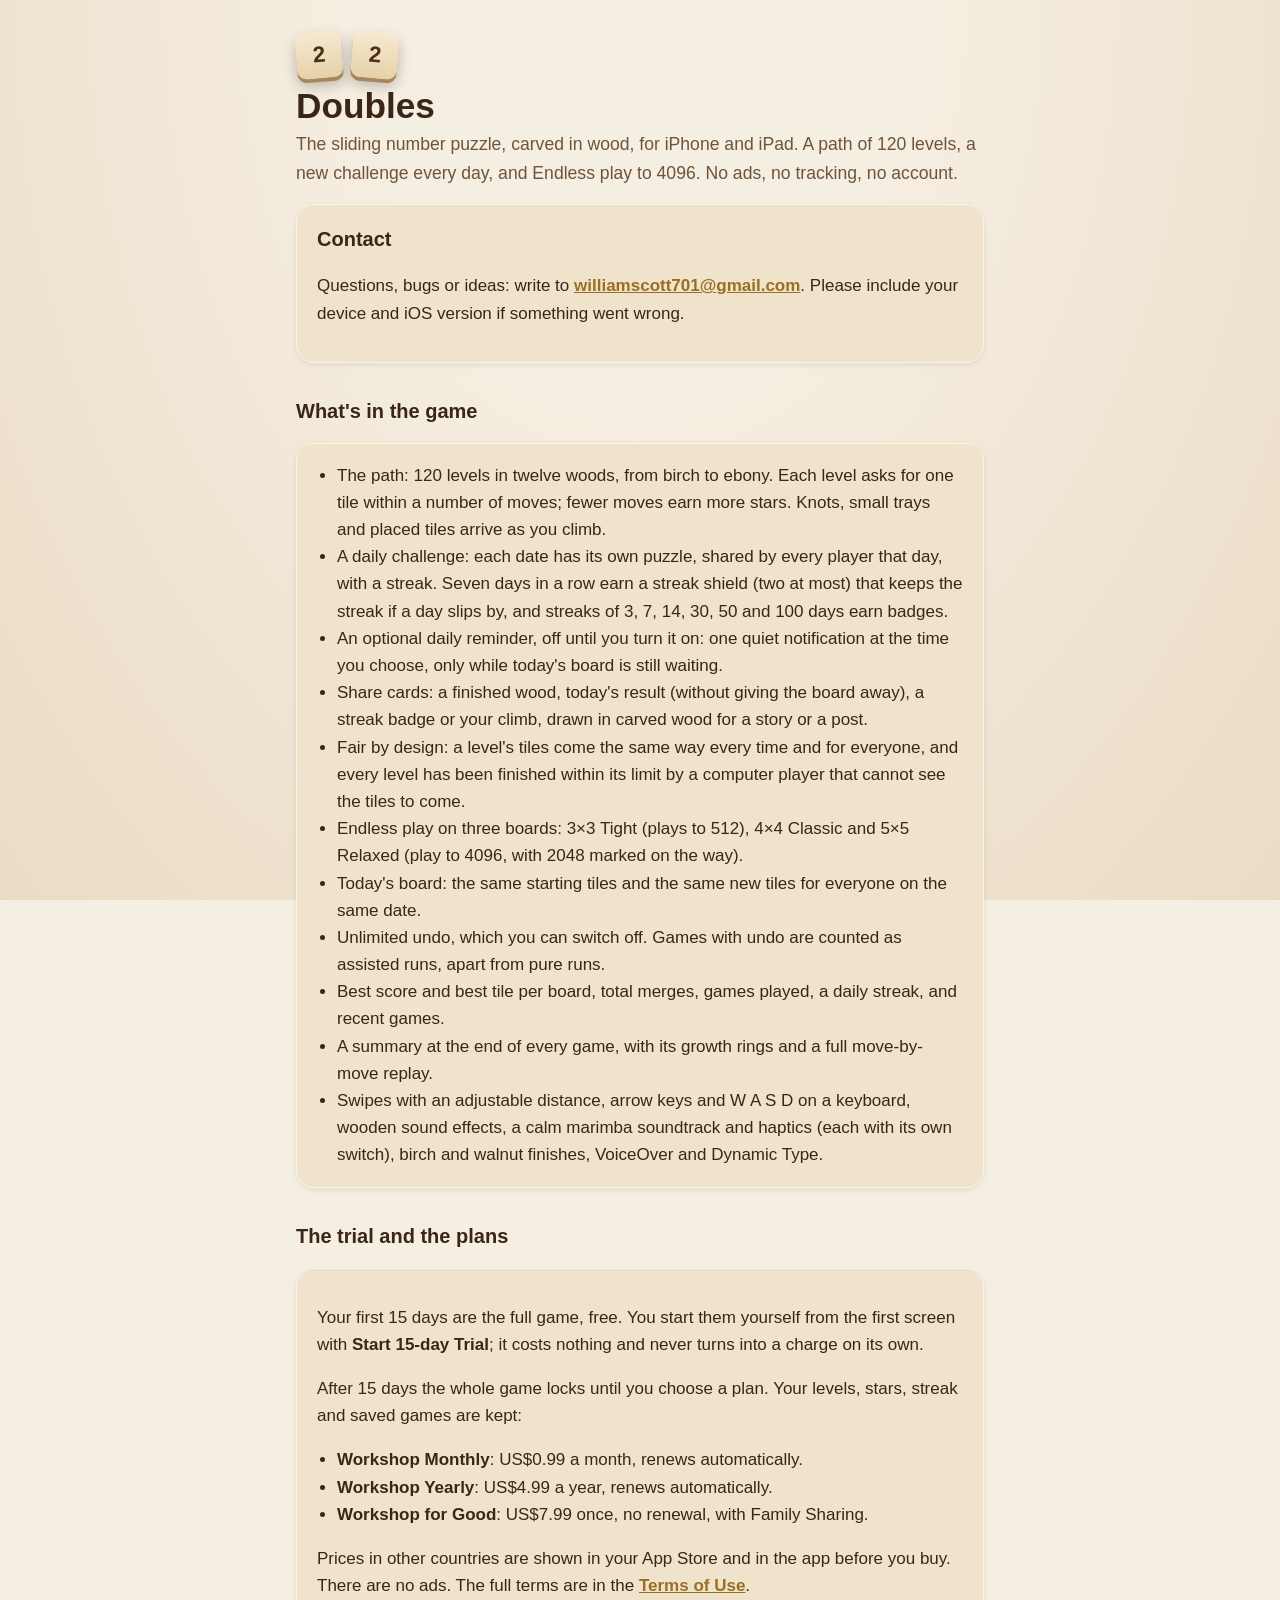
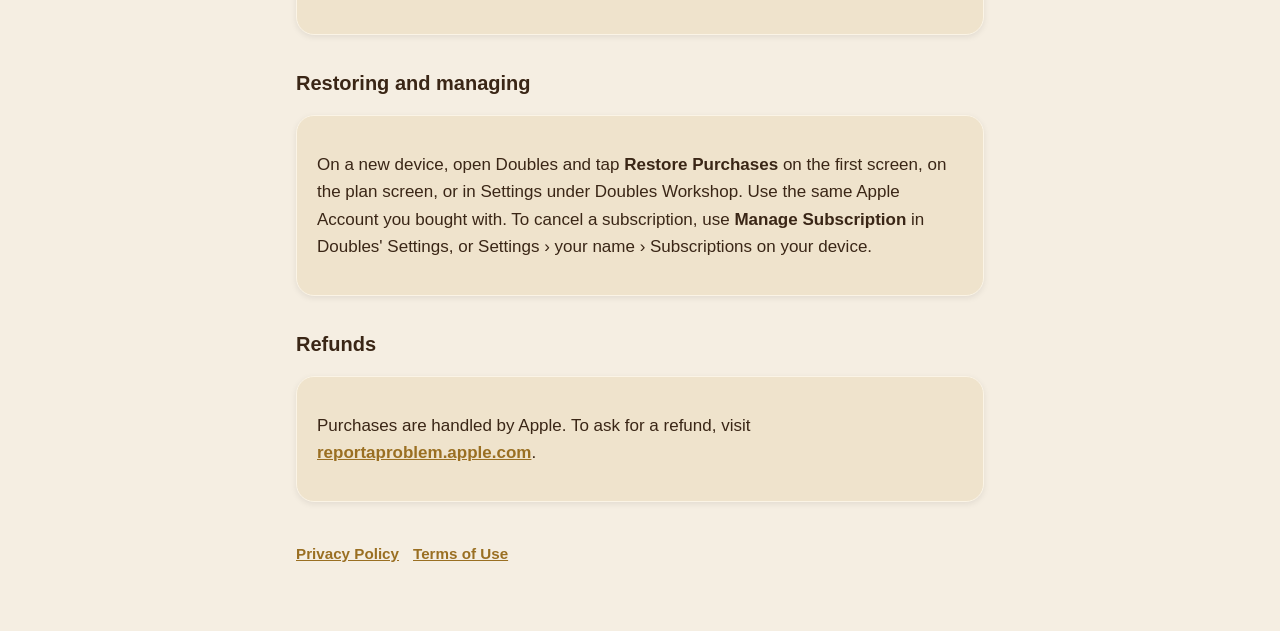
<file: index.html>
<!doctype html>
<html lang="en">
<head>
<meta charset="utf-8">
<meta name="viewport" content="width=device-width, initial-scale=1">
<title>Doubles: support</title>
<meta name="description" content="Support for Doubles, the carved-wood sliding number puzzle with 120 levels and a daily challenge, for iPhone and iPad.">
<link rel="stylesheet" href="style.css">
<meta name="apple-itunes-app" content="app-id=6821082577">
<meta property="og:title" content="Doubles: support">
<meta property="og:description" content="Support for Doubles, the carved-wood sliding number puzzle with 120 levels and a daily challenge, for iPhone and iPad.">
<meta property="og:type" content="website">
<meta property="og:url" content="https://williamscott701.github.io/doubles-support/">
</head>
<body>
<main>
  <div class="mark" aria-hidden="true"><span class="tile l">2</span><span class="tile r">2</span></div>
  <h1>Doubles</h1>
  <p class="lede">The sliding number puzzle, carved in wood, for iPhone and iPad. A path of 120 levels, a new challenge every day, and Endless play to 4096. No ads, no tracking, no account.</p>

  <div class="panel">
    <h2 style="margin-top:0">Contact</h2>
    <p>Questions, bugs or ideas: write to <a href="mailto:williamscott701@gmail.com?subject=Doubles">williamscott701@gmail.com</a>. Please include your device and iOS version if something went wrong.</p>
  </div>

  <h2>What's in the game</h2>
  <div class="panel">
    <ul>
      <li>The path: 120 levels in twelve woods, from birch to ebony. Each level asks for one tile within a number of moves; fewer moves earn more stars. Knots, small trays and placed tiles arrive as you climb.</li>
      <li>A daily challenge: each date has its own puzzle, shared by every player that day, with a streak. Seven days in a row earn a streak shield (two at most) that keeps the streak if a day slips by, and streaks of 3, 7, 14, 30, 50 and 100 days earn badges.</li>
      <li>An optional daily reminder, off until you turn it on: one quiet notification at the time you choose, only while today's board is still waiting.</li>
      <li>Share cards: a finished wood, today's result (without giving the board away), a streak badge or your climb, drawn in carved wood for a story or a post.</li>
      <li>Fair by design: a level's tiles come the same way every time and for everyone, and every level has been finished within its limit by a computer player that cannot see the tiles to come.</li>
      <li>Endless play on three boards: 3×3 Tight (plays to 512), 4×4 Classic and 5×5 Relaxed (play to 4096, with 2048 marked on the way).</li>
      <li>Today's board: the same starting tiles and the same new tiles for everyone on the same date.</li>
      <li>Unlimited undo, which you can switch off. Games with undo are counted as assisted runs, apart from pure runs.</li>
      <li>Best score and best tile per board, total merges, games played, a daily streak, and recent games.</li>
      <li>A summary at the end of every game, with its growth rings and a full move-by-move replay.</li>
      <li>Swipes with an adjustable distance, arrow keys and W A S D on a keyboard, wooden sound effects, a calm marimba soundtrack and haptics (each with its own switch), birch and walnut finishes, VoiceOver and Dynamic Type.</li>
    </ul>
  </div>

  <h2>The trial and the plans</h2>
  <div class="panel">
    <p>Your first 15 days are the full game, free. You start them yourself from the first screen with <strong>Start 15-day Trial</strong>; it costs nothing and never turns into a charge on its own.</p>
    <p>After 15 days the whole game locks until you choose a plan. Your levels, stars, streak and saved games are kept:</p>
    <ul>
      <li><strong>Workshop Monthly</strong>: US$0.99 a month, renews automatically.</li>
      <li><strong>Workshop Yearly</strong>: US$4.99 a year, renews automatically.</li>
      <li><strong>Workshop for Good</strong>: US$7.99 once, no renewal, with Family Sharing.</li>
    </ul>
    <p>Prices in other countries are shown in your App Store and in the app before you buy. There are no ads. The full terms are in the <a href="terms.html">Terms of Use</a>.</p>
  </div>

  <h2>Restoring and managing</h2>
  <div class="panel">
    <p>On a new device, open Doubles and tap <strong>Restore Purchases</strong> on the first screen, on the plan screen, or in Settings under Doubles Workshop. Use the same Apple Account you bought with. To cancel a subscription, use <strong>Manage Subscription</strong> in Doubles' Settings, or Settings &rsaquo; your name &rsaquo; Subscriptions on your device.</p>
  </div>

  <h2>Refunds</h2>
  <div class="panel">
    <p>Purchases are handled by Apple. To ask for a refund, visit <a href="https://reportaproblem.apple.com">reportaproblem.apple.com</a>.</p>
  </div>

  <nav><a href="privacy.html">Privacy Policy</a><a href="terms.html">Terms of Use</a></nav>
</main>
</body>
</html>
</file>
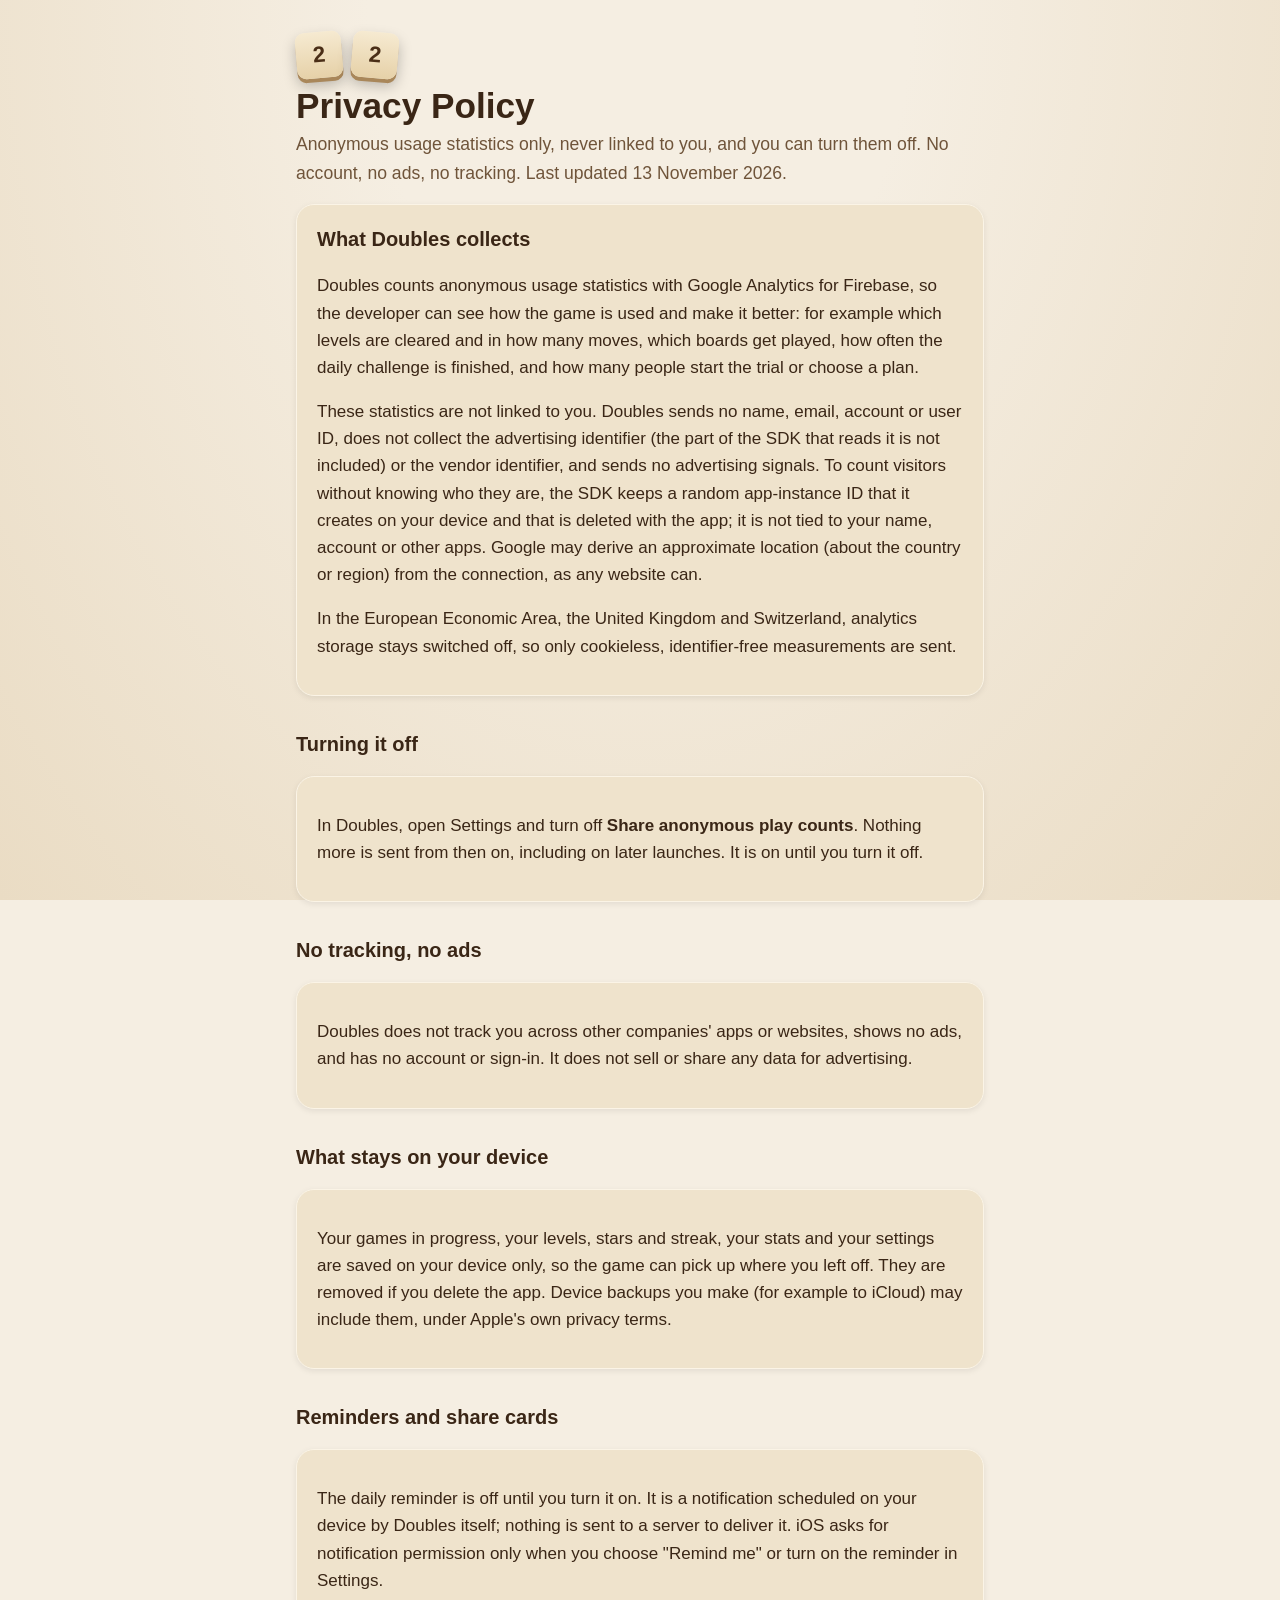
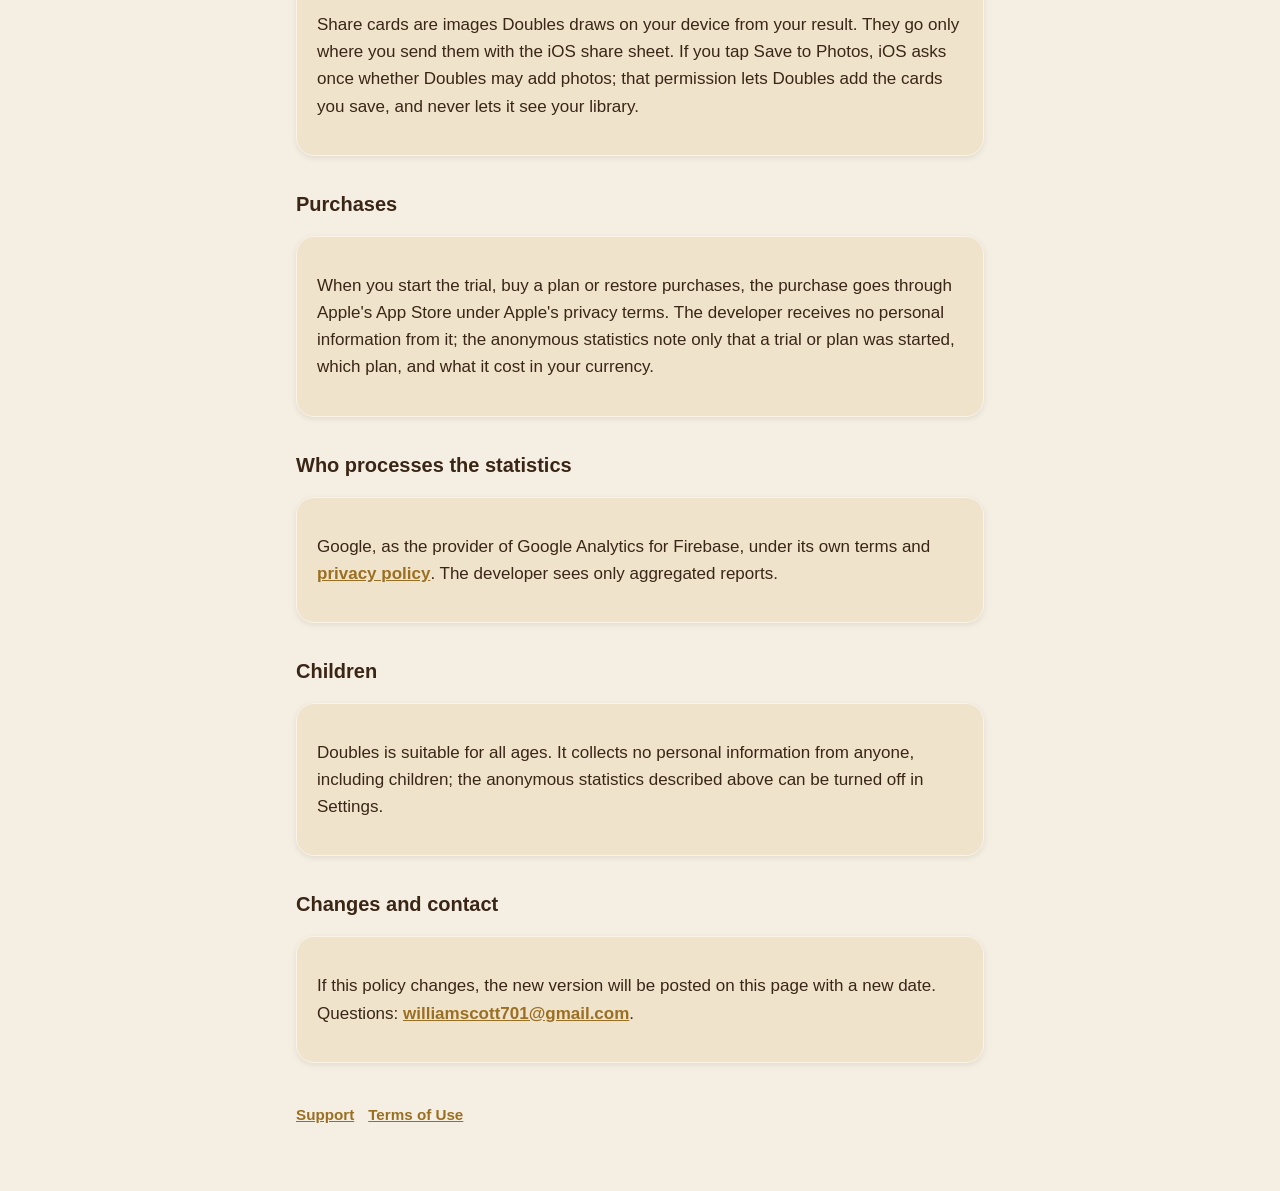
<file: privacy.html>
<!doctype html>
<html lang="en">
<head>
<meta charset="utf-8">
<meta name="viewport" content="width=device-width, initial-scale=1">
<title>Doubles: Privacy Policy</title>
<link rel="stylesheet" href="style.css">
<meta name="apple-itunes-app" content="app-id=6821082577">
<meta name="description" content="Anonymous usage statistics only, never linked to you, and you can turn them off. Last updated 13 November 2026.">
<meta property="og:title" content="Doubles: Privacy Policy">
<meta property="og:description" content="Anonymous usage statistics only, never linked to you, and you can turn them off. Last updated 13 November 2026.">
<meta property="og:type" content="website">
<meta property="og:url" content="https://williamscott701.github.io/doubles-support/privacy.html">
</head>
<body>
<main>
  <div class="mark" aria-hidden="true"><span class="tile l">2</span><span class="tile r">2</span></div>
  <h1>Privacy Policy</h1>
  <p class="lede">Anonymous usage statistics only, never linked to you, and you can turn them off. No account, no ads, no tracking. Last updated 13 November 2026.</p>

  <div class="panel">
    <h2 style="margin-top:0">What Doubles collects</h2>
    <p>Doubles counts anonymous usage statistics with Google Analytics for Firebase, so the developer can see how the game is used and make it better: for example which levels are cleared and in how many moves, which boards get played, how often the daily challenge is finished, and how many people start the trial or choose a plan.</p>
    <p>These statistics are not linked to you. Doubles sends no name, email, account or user ID, does not collect the advertising identifier (the part of the SDK that reads it is not included) or the vendor identifier, and sends no advertising signals. To count visitors without knowing who they are, the SDK keeps a random app-instance ID that it creates on your device and that is deleted with the app; it is not tied to your name, account or other apps. Google may derive an approximate location (about the country or region) from the connection, as any website can.</p>
    <p>In the European Economic Area, the United Kingdom and Switzerland, analytics storage stays switched off, so only cookieless, identifier-free measurements are sent.</p>
  </div>

  <h2>Turning it off</h2>
  <div class="panel">
    <p>In Doubles, open Settings and turn off <strong>Share anonymous play counts</strong>. Nothing more is sent from then on, including on later launches. It is on until you turn it off.</p>
  </div>

  <h2>No tracking, no ads</h2>
  <div class="panel">
    <p>Doubles does not track you across other companies' apps or websites, shows no ads, and has no account or sign-in. It does not sell or share any data for advertising.</p>
  </div>

  <h2>What stays on your device</h2>
  <div class="panel">
    <p>Your games in progress, your levels, stars and streak, your stats and your settings are saved on your device only, so the game can pick up where you left off. They are removed if you delete the app. Device backups you make (for example to iCloud) may include them, under Apple's own privacy terms.</p>
  </div>

  <h2>Reminders and share cards</h2>
  <div class="panel">
    <p>The daily reminder is off until you turn it on. It is a notification scheduled on your device by Doubles itself; nothing is sent to a server to deliver it. iOS asks for notification permission only when you choose "Remind me" or turn on the reminder in Settings.</p>
    <p>Share cards are images Doubles draws on your device from your result. They go only where you send them with the iOS share sheet. If you tap Save to Photos, iOS asks once whether Doubles may add photos; that permission lets Doubles add the cards you save, and never lets it see your library.</p>
  </div>

  <h2>Purchases</h2>
  <div class="panel">
    <p>When you start the trial, buy a plan or restore purchases, the purchase goes through Apple's App Store under Apple's privacy terms. The developer receives no personal information from it; the anonymous statistics note only that a trial or plan was started, which plan, and what it cost in your currency.</p>
  </div>

  <h2>Who processes the statistics</h2>
  <div class="panel">
    <p>Google, as the provider of Google Analytics for Firebase, under its own terms and <a href="https://policies.google.com/privacy">privacy policy</a>. The developer sees only aggregated reports.</p>
  </div>

  <h2>Children</h2>
  <div class="panel">
    <p>Doubles is suitable for all ages. It collects no personal information from anyone, including children; the anonymous statistics described above can be turned off in Settings.</p>
  </div>

  <h2>Changes and contact</h2>
  <div class="panel">
    <p>If this policy changes, the new version will be posted on this page with a new date. Questions: <a href="mailto:williamscott701@gmail.com?subject=Doubles%20privacy">williamscott701@gmail.com</a>.</p>
  </div>

  <nav><a href="index.html">Support</a><a href="terms.html">Terms of Use</a></nav>
</main>
</body>
</html>
</file>
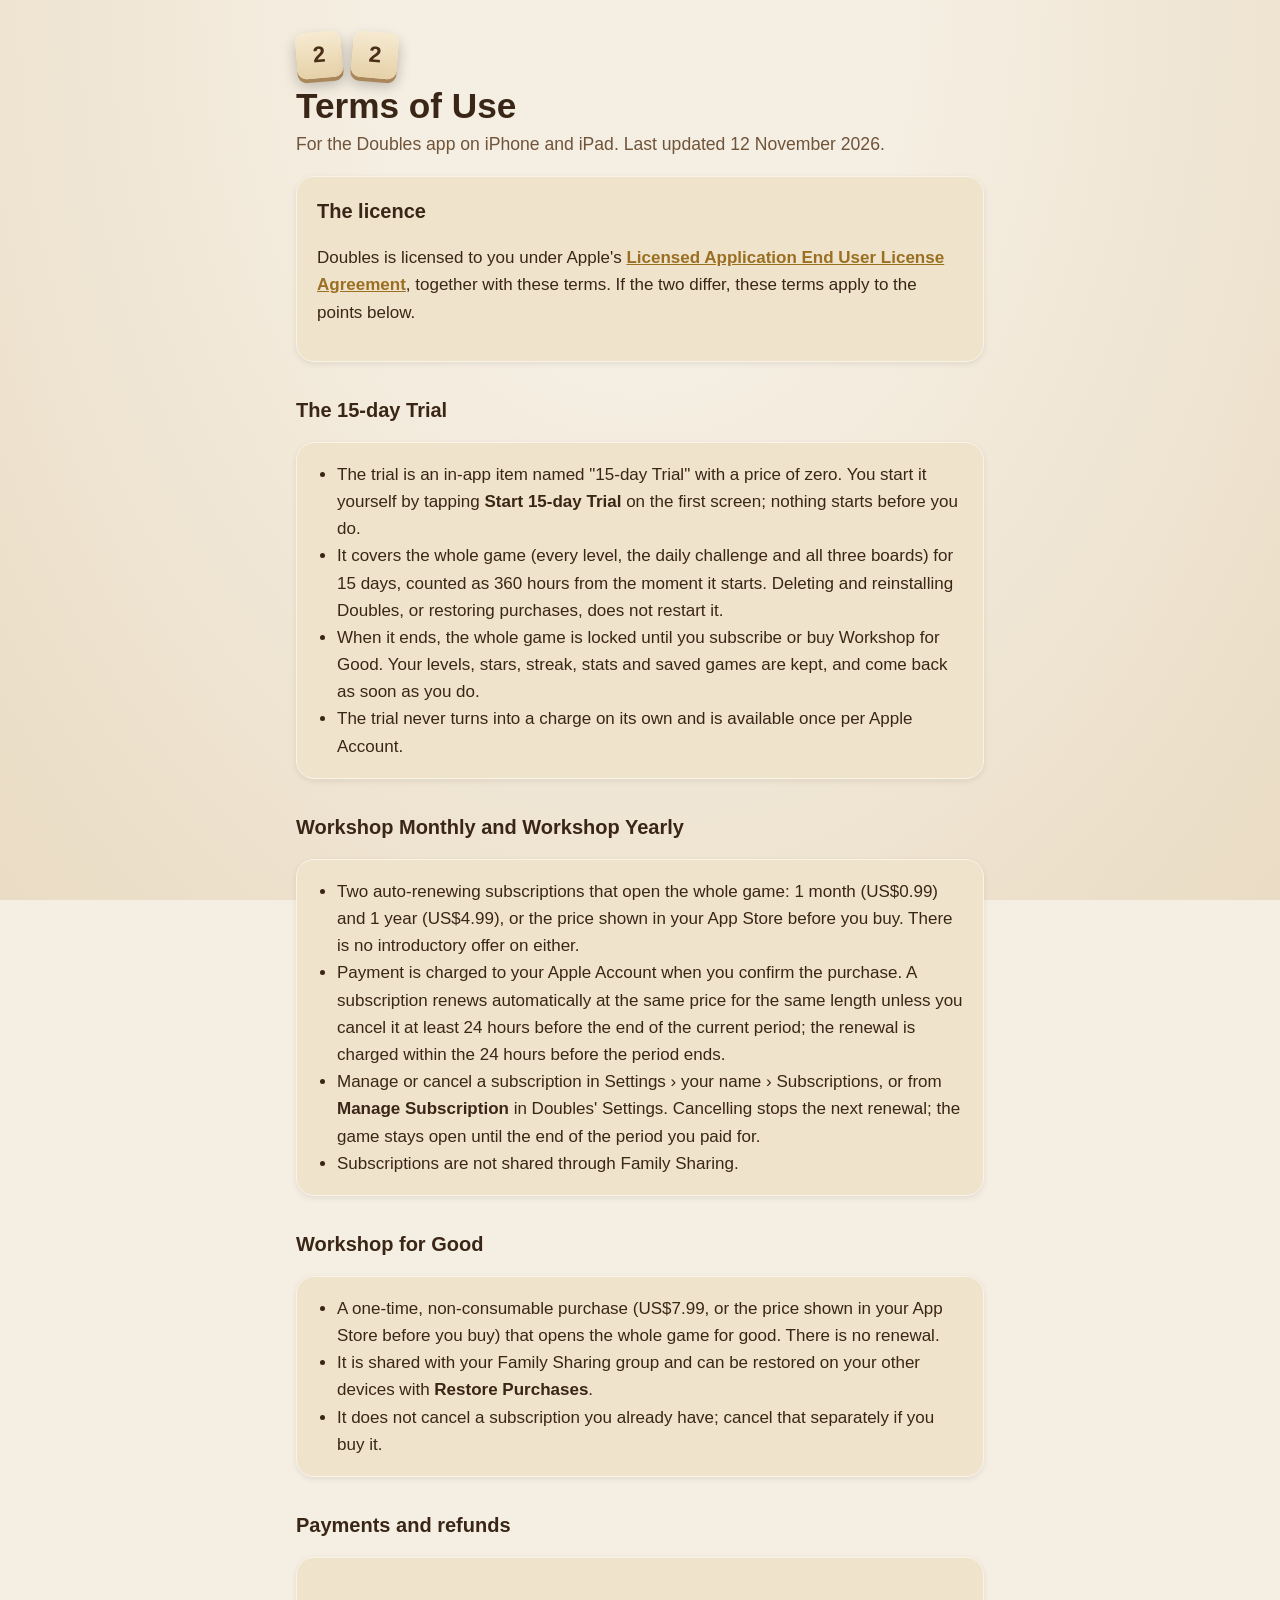
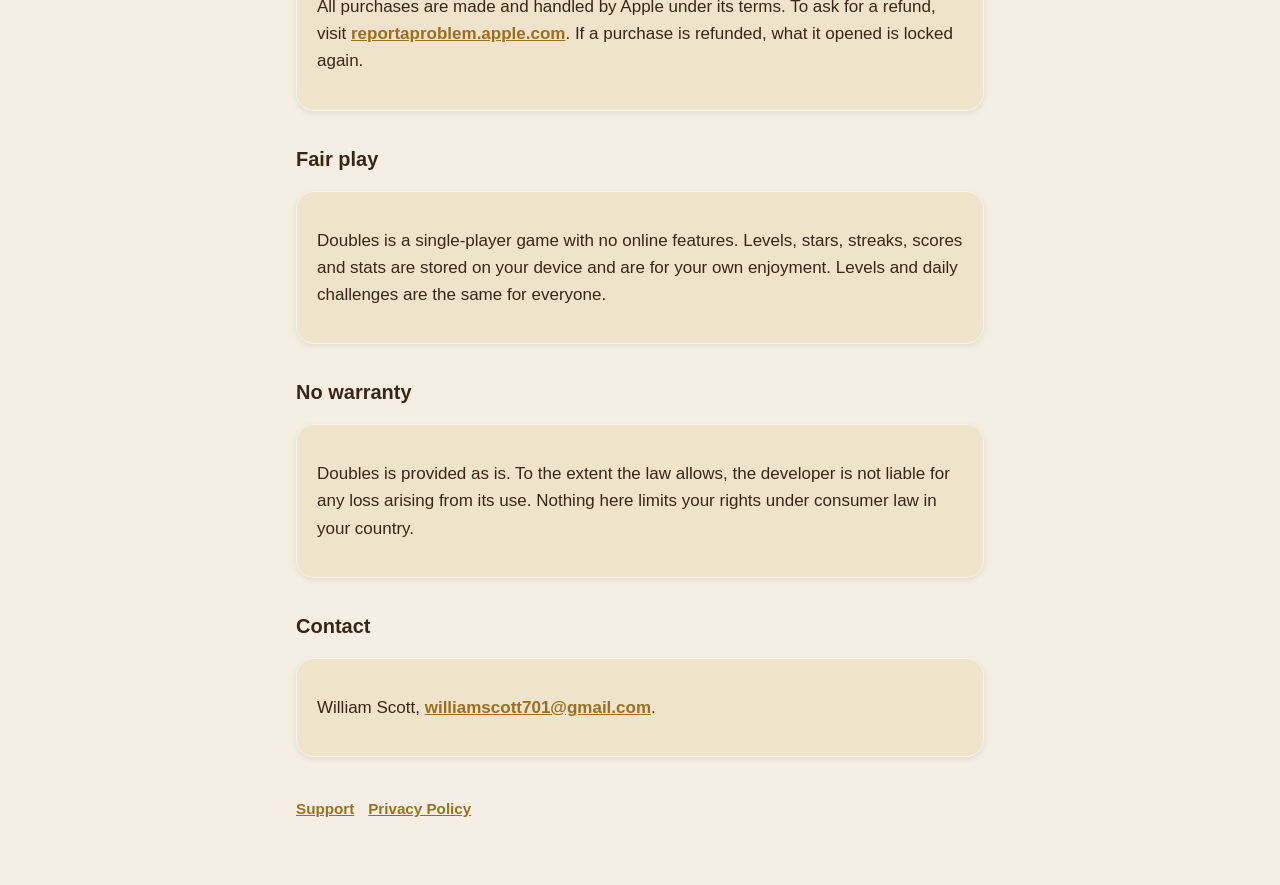
<file: terms.html>
<!doctype html>
<html lang="en">
<head>
<meta charset="utf-8">
<meta name="viewport" content="width=device-width, initial-scale=1">
<title>Doubles: Terms of Use</title>
<link rel="stylesheet" href="style.css">
<meta name="apple-itunes-app" content="app-id=6821082577">
<meta name="description" content="The trial, the plans and the licence for Doubles on iPhone and iPad. Last updated 12 November 2026.">
<meta property="og:title" content="Doubles: Terms of Use">
<meta property="og:description" content="The trial, the plans and the licence for Doubles on iPhone and iPad. Last updated 12 November 2026.">
<meta property="og:type" content="website">
<meta property="og:url" content="https://williamscott701.github.io/doubles-support/terms.html">
</head>
<body>
<main>
  <div class="mark" aria-hidden="true"><span class="tile l">2</span><span class="tile r">2</span></div>
  <h1>Terms of Use</h1>
  <p class="lede">For the Doubles app on iPhone and iPad. Last updated 12 November 2026.</p>

  <div class="panel">
    <h2 style="margin-top:0">The licence</h2>
    <p>Doubles is licensed to you under Apple's <a href="https://www.apple.com/legal/internet-services/itunes/dev/stdeula/">Licensed Application End User License Agreement</a>, together with these terms. If the two differ, these terms apply to the points below.</p>
  </div>

  <h2>The 15-day Trial</h2>
  <div class="panel">
    <ul>
      <li>The trial is an in-app item named "15-day Trial" with a price of zero. You start it yourself by tapping <strong>Start 15-day Trial</strong> on the first screen; nothing starts before you do.</li>
      <li>It covers the whole game (every level, the daily challenge and all three boards) for 15 days, counted as 360 hours from the moment it starts. Deleting and reinstalling Doubles, or restoring purchases, does not restart it.</li>
      <li>When it ends, the whole game is locked until you subscribe or buy Workshop for Good. Your levels, stars, streak, stats and saved games are kept, and come back as soon as you do.</li>
      <li>The trial never turns into a charge on its own and is available once per Apple Account.</li>
    </ul>
  </div>

  <h2>Workshop Monthly and Workshop Yearly</h2>
  <div class="panel">
    <ul>
      <li>Two auto-renewing subscriptions that open the whole game: 1 month (US$0.99) and 1 year (US$4.99), or the price shown in your App Store before you buy. There is no introductory offer on either.</li>
      <li>Payment is charged to your Apple Account when you confirm the purchase. A subscription renews automatically at the same price for the same length unless you cancel it at least 24 hours before the end of the current period; the renewal is charged within the 24 hours before the period ends.</li>
      <li>Manage or cancel a subscription in Settings &rsaquo; your name &rsaquo; Subscriptions, or from <strong>Manage Subscription</strong> in Doubles' Settings. Cancelling stops the next renewal; the game stays open until the end of the period you paid for.</li>
      <li>Subscriptions are not shared through Family Sharing.</li>
    </ul>
  </div>

  <h2>Workshop for Good</h2>
  <div class="panel">
    <ul>
      <li>A one-time, non-consumable purchase (US$7.99, or the price shown in your App Store before you buy) that opens the whole game for good. There is no renewal.</li>
      <li>It is shared with your Family Sharing group and can be restored on your other devices with <strong>Restore Purchases</strong>.</li>
      <li>It does not cancel a subscription you already have; cancel that separately if you buy it.</li>
    </ul>
  </div>

  <h2>Payments and refunds</h2>
  <div class="panel">
    <p>All purchases are made and handled by Apple under its terms. To ask for a refund, visit <a href="https://reportaproblem.apple.com">reportaproblem.apple.com</a>. If a purchase is refunded, what it opened is locked again.</p>
  </div>

  <h2>Fair play</h2>
  <div class="panel">
    <p>Doubles is a single-player game with no online features. Levels, stars, streaks, scores and stats are stored on your device and are for your own enjoyment. Levels and daily challenges are the same for everyone.</p>
  </div>

  <h2>No warranty</h2>
  <div class="panel">
    <p>Doubles is provided as is. To the extent the law allows, the developer is not liable for any loss arising from its use. Nothing here limits your rights under consumer law in your country.</p>
  </div>

  <h2>Contact</h2>
  <div class="panel">
    <p>William Scott, <a href="mailto:williamscott701@gmail.com?subject=Doubles%20terms">williamscott701@gmail.com</a>.</p>
  </div>

  <nav><a href="index.html">Support</a><a href="privacy.html">Privacy Policy</a></nav>
</main>
</body>
</html>
</file>
<file: style.css>
/* Doubles support pages: birch paper, walnut ink, carved tiles. No web fonts, no scripts. */
:root {
  --paper: #f5eee2;
  --paper-deep: #eadcc4;
  --ink: #3a2616;
  --ink-soft: #6f543a;
  --brass: #9a6f22;
  --tray: #c9af80;
  --tile-top: #f6ead1;
  --tile-bottom: #e6d1a8;
  --tile-edge: #a9875a;
  --panel: #efe3cc;
  --rim: #fbf4e6;
}
@media (prefers-color-scheme: dark) {
  :root {
    --paper: #140f0b;
    --paper-deep: #1e1611;
    --ink: #f3e6d0;
    --ink-soft: #c4ad8e;
    --brass: #d2ab57;
    --tray: #2a1c12;
    --panel: #2a1d14;
    --rim: #4a3526;
  }
}
* { box-sizing: border-box; }
html { -webkit-text-size-adjust: 100%; }
body {
  margin: 0;
  background: radial-gradient(ellipse at top, var(--paper) 30%, var(--paper-deep) 100%) fixed;
  background-color: var(--paper);
  color: var(--ink);
  font: 17px/1.6 ui-rounded, "SF Pro Rounded", -apple-system, BlinkMacSystemFont, "Segoe UI", sans-serif;
}
main { max-width: 720px; margin: 0 auto; padding: 32px 16px 64px; }
a { color: var(--brass); font-weight: 600; }
h1 { font-size: 2.2rem; line-height: 1.15; margin: 8px 0 4px; font-weight: 800; }
h2 { font-size: 1.25rem; margin: 32px 0 8px; font-weight: 800; }
p, li { color: var(--ink); }
.lede { color: var(--ink-soft); font-size: 1.1rem; margin-top: 0; }
.mark { display: flex; gap: 10px; align-items: center; margin-bottom: 8px; }
.tile {
  display: inline-grid; place-items: center;
  width: 46px; height: 46px; border-radius: 9px;
  background: linear-gradient(var(--tile-top), var(--tile-bottom));
  box-shadow: 0 4px 0 var(--tile-edge), 0 7px 14px rgba(0,0,0,.25);
  color: #4a2e17; font-weight: 900; font-size: 1.4rem;
}
.tile.l { transform: rotate(-5deg); }
.tile.r { transform: rotate(5deg); }
.panel {
  background: var(--panel);
  border: 1px solid var(--rim);
  border-radius: 18px;
  padding: 18px 20px;
  margin: 16px 0;
  box-shadow: 0 2px 6px rgba(0,0,0,.08);
}
.panel ul { margin: 0; padding-left: 20px; }
nav { margin-top: 40px; font-size: .95rem; color: var(--ink-soft); }
nav a { margin-right: 14px; }
.small { font-size: .9rem; color: var(--ink-soft); }
</file>
